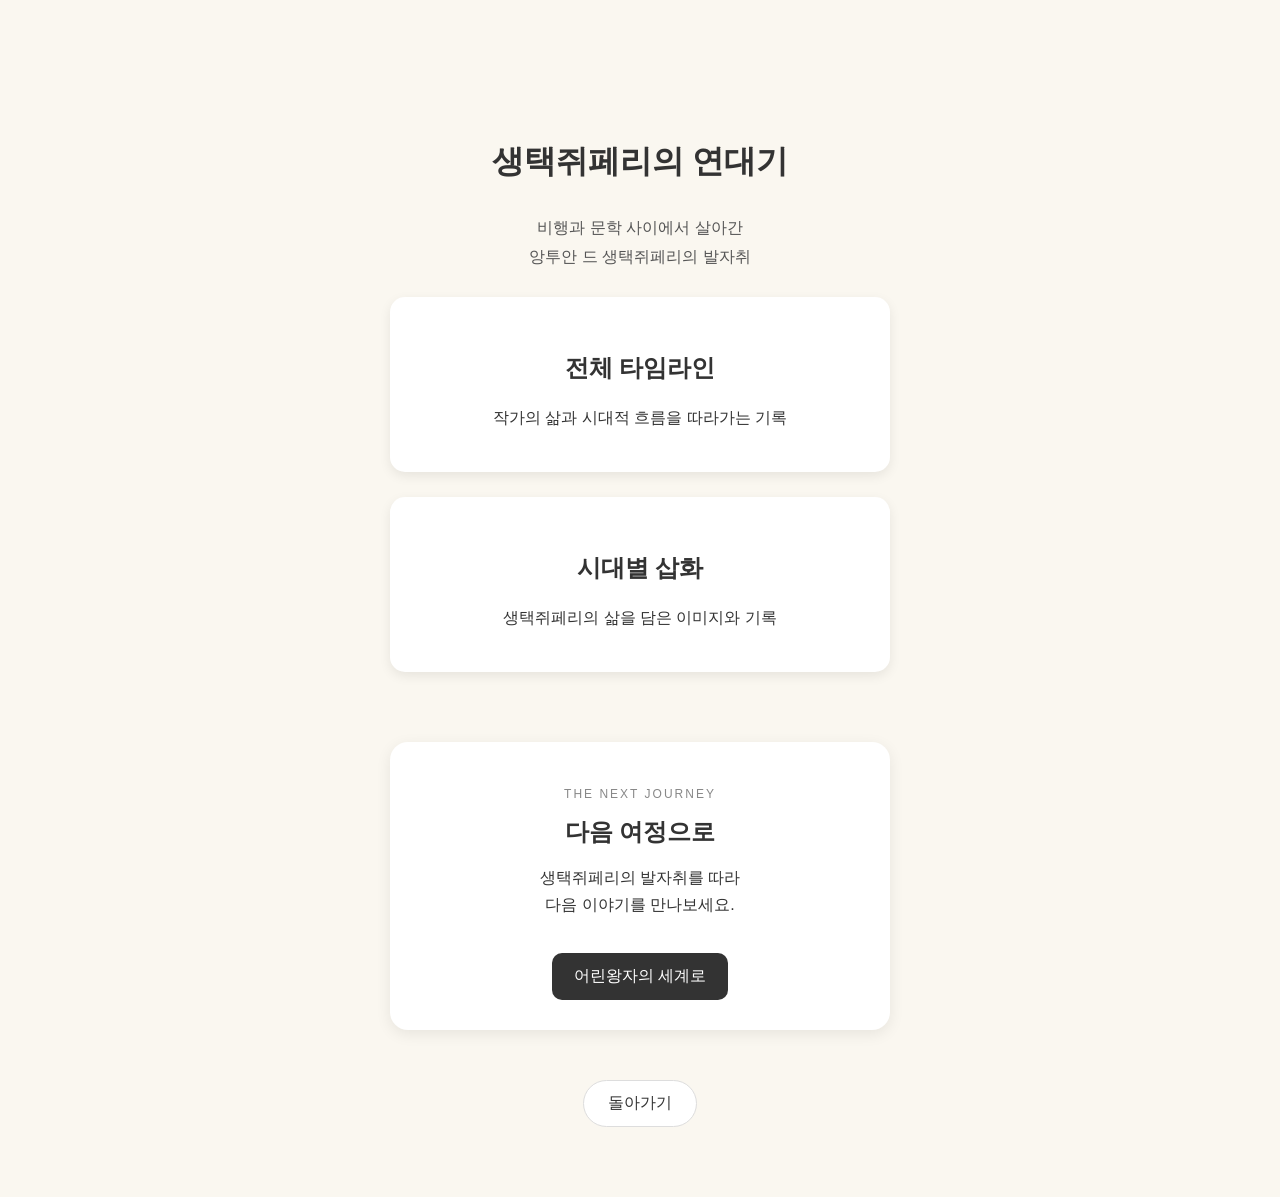
<file: index.html>
<!DOCTYPE html>
<html lang="ko">

<head>

<meta charset="UTF-8">
<meta name="viewport" content="width=device-width, initial-scale=1.0">

<title>생택쥐페리의 연대기</title>

<link rel="stylesheet" href="style.css">

</head>


<body>


<div class="main">


<h1>
생택쥐페리의 연대기
</h1>


<p class="intro">
비행과 문학 사이에서 살아간<br>
앙투안 드 생택쥐페리의 발자취
</p>



<a href="timeline.html" class="home-card">

<h2>
전체 타임라인
</h2>

<p>
작가의 삶과 시대적 흐름을 따라가는 기록
</p>

</a>




<a href="illustration.html" class="home-card">

<h2>
시대별 삽화
</h2>

<p>
생택쥐페리의 삶을 담은 이미지와 기록
</p>

</a>



</div>



</body>

</html>

<div class="next-journey-card">

    <p>THE NEXT JOURNEY</p>

    <h2>다음 여정으로</h2>

    <p>
        생택쥐페리의 발자취를 따라<br>
        다음 이야기를 만나보세요.
    </p>

    <a href="next.html">
        어린왕자의 세계로
    </a>

</div>



<a href="https://ssss102336.github.io/prologue/" class="back-button">
  돌아가기
</a>



</body>
</html>
</file>
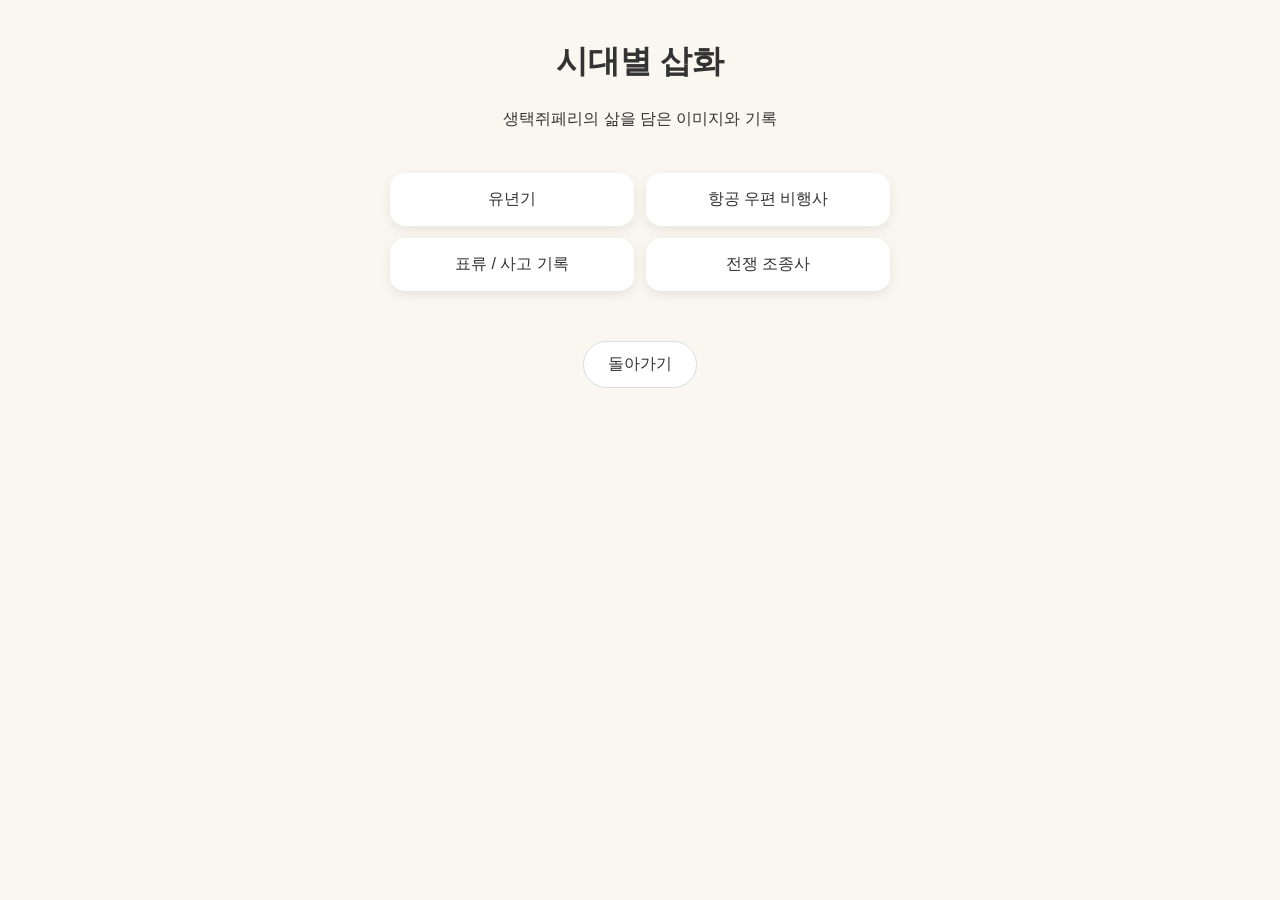
<file: illustration.html>
<!DOCTYPE html>
<html lang="ko">

<head>

<meta charset="UTF-8">
<meta name="viewport" content="width=device-width, initial-scale=1.0">

<title>시대별 삽화</title>

<link rel="stylesheet" href="style.css">

</head>


<body>


<header class="page-header">

    <h1>시대별 삽화</h1>

    <p>
        생택쥐페리의 삶을 담은 이미지와 기록
    </p>

</header>



<!-- 시대 선택 버튼 -->

<div class="illustration-menu">

    <button onclick="showCategory('child')">
        유년기
    </button>

    <button onclick="showCategory('air')">
        항공 우편 비행사
    </button>

    <button onclick="showCategory('desert')">
        표류 / 사고 기록
    </button>

    <button onclick="showCategory('war')">
        전쟁 조종사
    </button>

</div>



<!-- 유년기 -->

<section class="category" id="child">

    <h2>유년기</h2>

    <div class="gallery">

    <div class="card" onclick="showDescription('1906년경, 생모리스 드 레망 성의 정원에서 찍은 생텍쥐페리의 가족사진입니다.')">
        <div class="image-box">
            <img src="images/51.jpg" alt="생텍쥐페리 가족사진">
        </div>
    </div>

    <div class="card" onclick="showDescription('아래에 생모리스 드 레망 성이라고 적혀 있으며, 생텍쥐페리에게 가장 중요한 유년기 기억과 상상력이 형성된 장소입니다.')">
        <div class="image-box">
            <img src="images/52.jpg" alt="생텍쥐페리 유년기 사진">
        </div>
    </div>

    <div class="card" onclick="showDescription('1912년 12세에 앙베리외의 비행장에서 처음 비행을 경험했던 시기의 기록입니다.')">
        <div class="image-box">
            <img src="images/53.jpg" alt="생텍쥐페리 첫 비행 관련 사진">
        </div>
    </div>

    <div class="card" onclick="showDescription('생텍쥐페리가 직접 그린 수채화 그림<br> 아래에는 친애하는 오데트에게 친구가 남기는 추억이라고 적혀있습니다.<br>첫 비행 경험이 문학과 그림으로 이어지는 순간으로 볼 수 있습니다.')">
        <div class="image-box">
            <img src="images/54.jpg" alt="생텍쥐페리의 수채화 그림 사진">
        </div>
    </div>

</div>
  

</section>



<!-- 항공 우편 비행사 -->

<section class="category" id="air">

    <h2>항공 우편 비행사</h2>

    <div class="gallery">

      <div class="card" onclick="showDescription('항공우편 비행사로 활동하던 시기의 생텍쥐페리로, 당시 브레게 14 항공기와 그의 동료와 함께한 모습입니다.')">
        <div class="image-box">
            <img src="images/59.jpg" alt="생텍쥐페리 전쟁조종사 시절 사진">
        </div>
    </div>

       <div class="card" onclick="showDescription('생텍쥐페리가 항공 우편 비행사 시절의 비행복장을 입고 있는 사진입니다.<br>생텍쥐페리는 툴루즈-카사블랑카-다카르로 이어지는 항공우편 노선의 조종사로 활동하였습니다.<br>이 시기의 사막과 항공우편 비행 경험은 이후 그의 작품에도 중요한 배경이 되었습니다. ')">
        <div class="image-box">
            <img src="images/58.jpg" alt="생텍쥐페리 비행복">
        </div>
    </div>

</section>



<!-- 표류 / 사고 기록 -->

<section class="category" id="desert">

    <h2>표류 / 사고 기록</h2>

    <div class="gallery">
     
<div class="card" onclick="showDescription('생텍쥐페리의 비행기로 유명한 코드롱시문과 같이 찍은 사진입니다. 코드롱시문은 생텍쥐페리가 파리-사이공 비행때 사용했던 비행기입니다. ')">
        <div class="image-box">
            <img src="images/47.jpg" alt="생텍쥐페리 비행기">
        </div>
 
    </div>
        <div class="card" onclick="showDescription('1935년경 생텍쥐페리가 파리-사이공 비행 중 사하라 사막에 불시착한 장면입니다.<br>약 270km/h 속도로 조종하다가 불시착을 했는데, 이는 기적적으로 살아남았음을 보여줍니다.')">
        <div class="image-box">
            <img src="images/49.jpg" alt="생텍쥐페리 사막 불시착">
        </div>
    </div>

    <div class="card" onclick="showDescription(' 사막 불시착에서 구조된 이후 생텍쥐페리와 주변인물들과의 재회와 환영 장면입니다. ')">
        <div class="image-box">
            <video autoplay muted loop playsinline>
                <source src="images/48.mp4" alt="생텍쥐페리 구조사진">
            </video>
            
        </div>
    

</section>



<!-- 전쟁 조종사 -->

<section class="category" id="war">

    <h2>전쟁 조종사</h2>

    <div class="gallery">

<div class="card" onclick="showDescription('생텍쥐페리의 전쟁조종사 시절 당시 주변 사람들과의 관계를 보여주는 사진입니다.')">
        <div class="image-box">
            <img src="images/57.jpg" alt="생텍쥐페리 전쟁조종사 시절 사진">
        </div>
    </div>

       <div class="card" onclick="showDescription('1944년 5월, 이탈리아 사르데냐 섬 알게로(Alghero)에서 촬영된 앙투안 드 생텍쥐페리의 모습입니다')">
        <div class="image-box">
            <img src="images/56.jpg" alt="생텍쥐페리 전쟁조종사 사진">
        </div>
  
    </div>

</section>



<!-- 설명창 -->

<div id="description" class="description"></div>



<a href="index.html" class="back-button">
    돌아가기
</a>



<script src="script.js"></script>

</body>

</html>
</file>
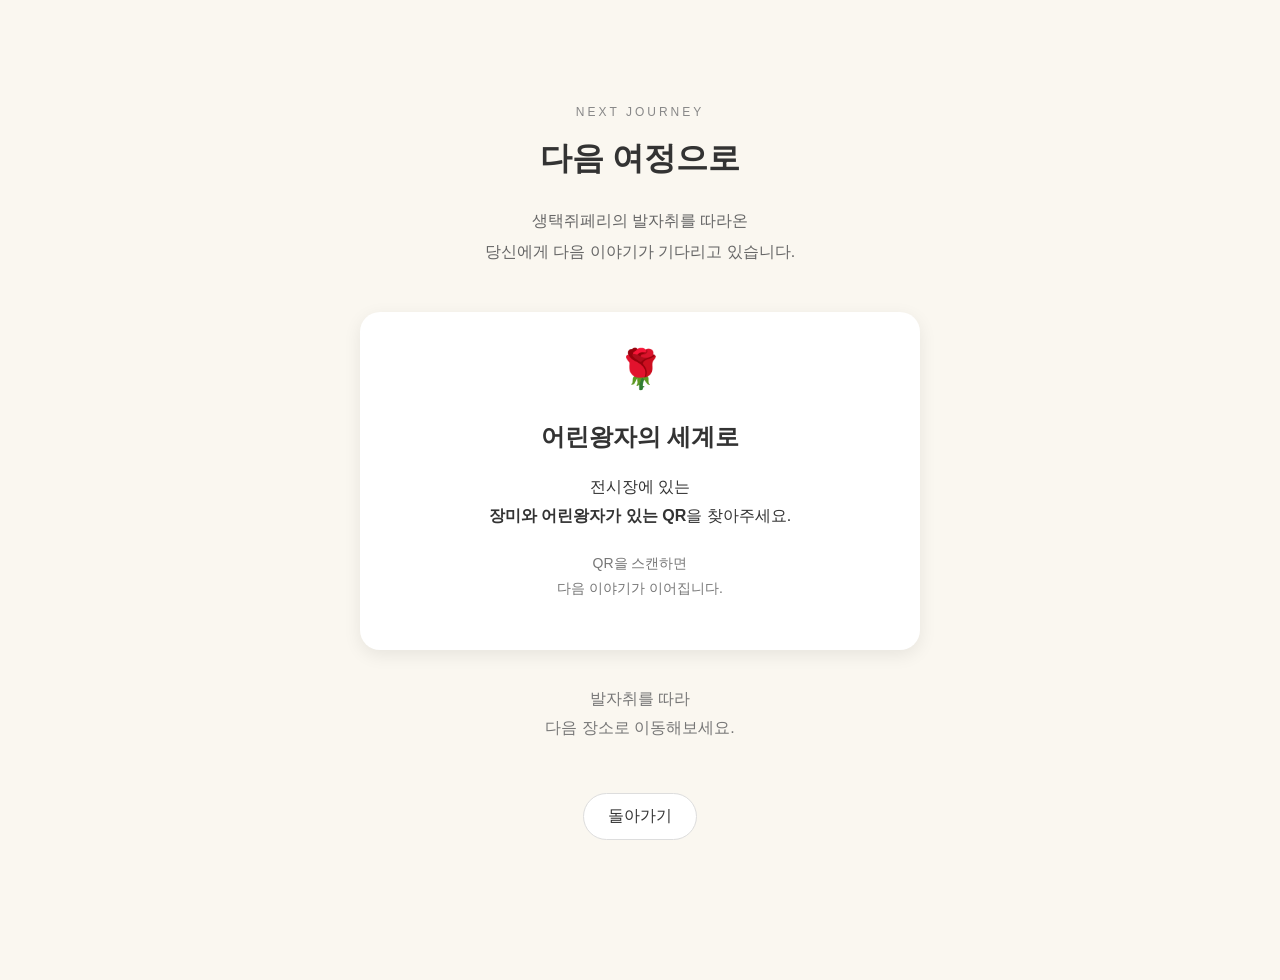
<file: next.html>
<!DOCTYPE html>
<html lang="ko">

<head>

<meta charset="UTF-8">
<meta name="viewport" content="width=device-width, initial-scale=1.0">

<title>다음 여정</title>

<link rel="stylesheet" href="style.css">

</head>


<body>

<div class="next-page">

    <p class="next-label">NEXT JOURNEY</p>

    <h1>다음 여정으로</h1>

    <p class="next-intro">
        생택쥐페리의 발자취를 따라온<br>
        당신에게 다음 이야기가 기다리고 있습니다.
    </p>


    <div class="next-card">

        <div class="rose-symbol">🌹</div>

        <h2>어린왕자의 세계로</h2>

        <p>
            전시장에 있는<br>
            <strong>장미와 어린왕자가 있는 QR</strong>을 찾아주세요.
        </p>

        <p class="next-guide">
            QR을 스캔하면<br>
            다음 이야기가 이어집니다.
        </p>

    </div>


    <p class="next-message">
        발자취를 따라<br>
        다음 장소로 이동해보세요.
    </p>


    <a href="index.html" class="back-button">
        돌아가기
    </a>

</div>


</body>

</html>
</file>
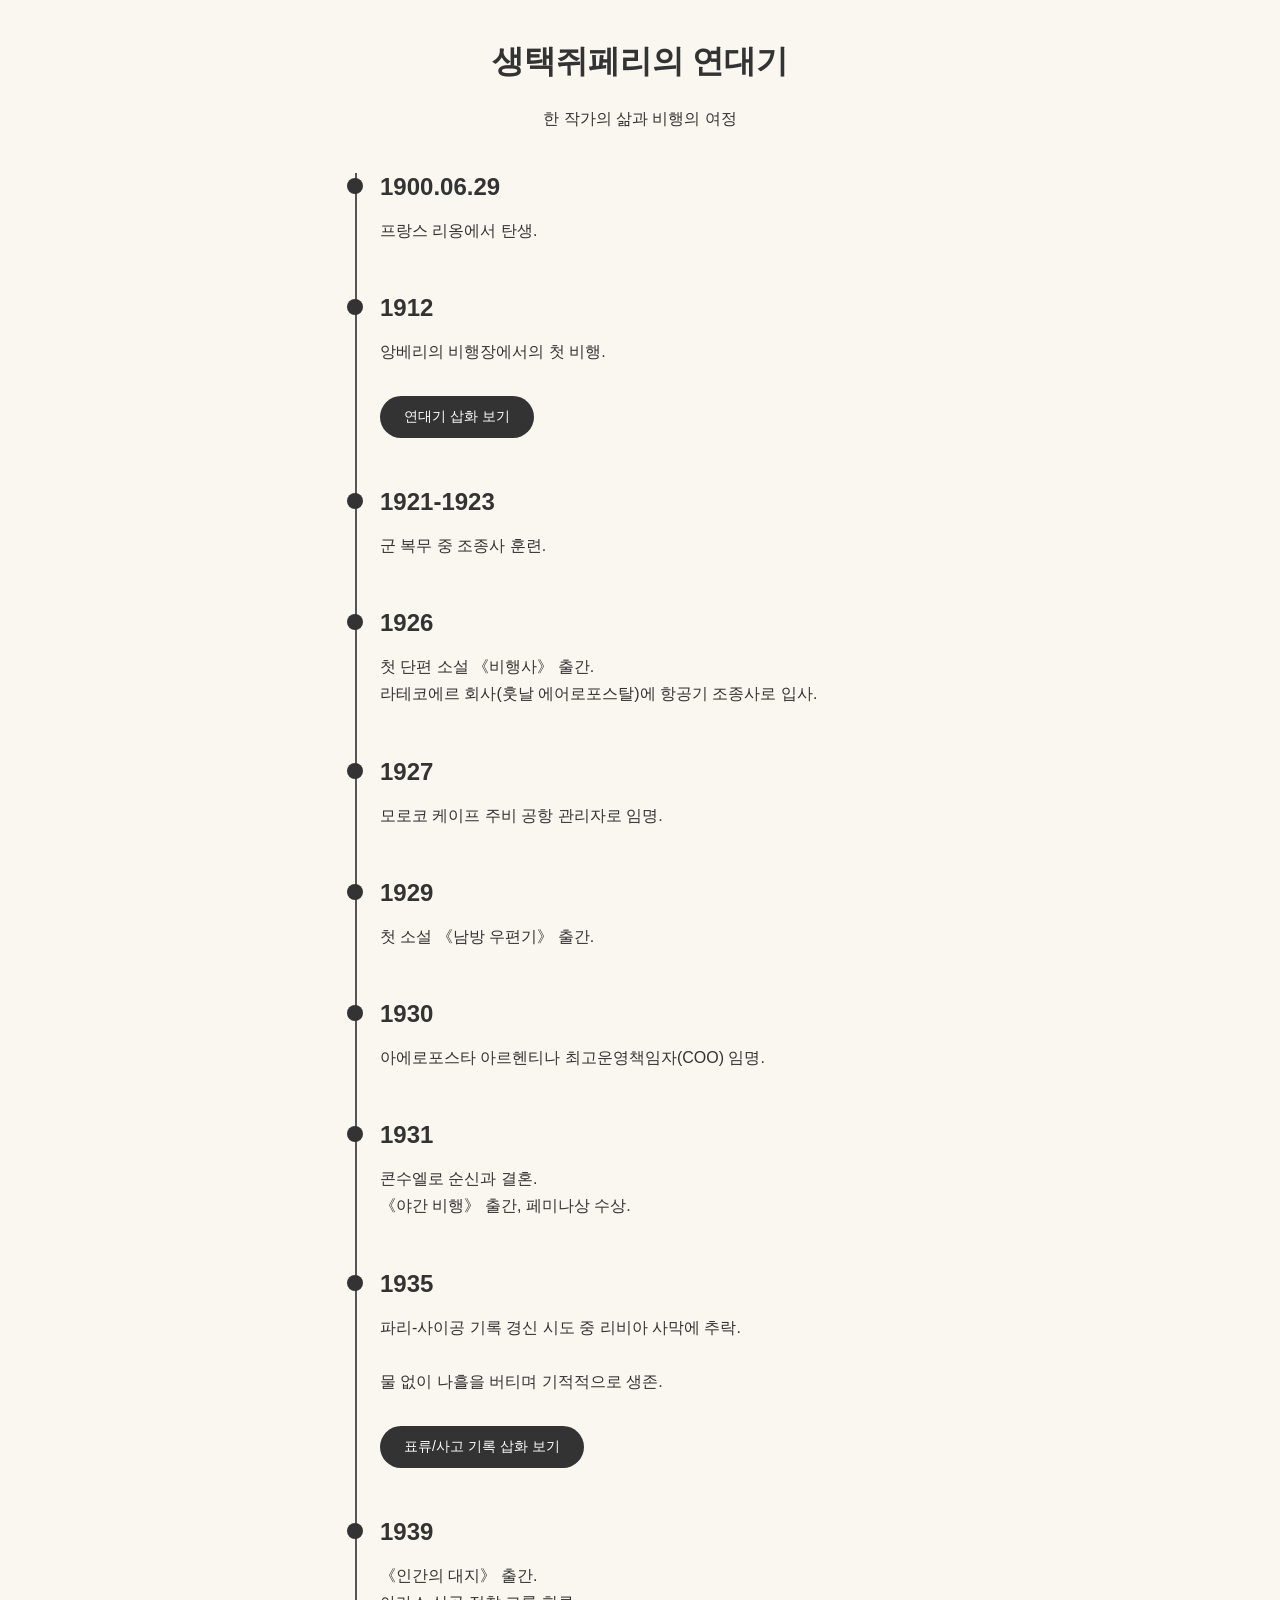
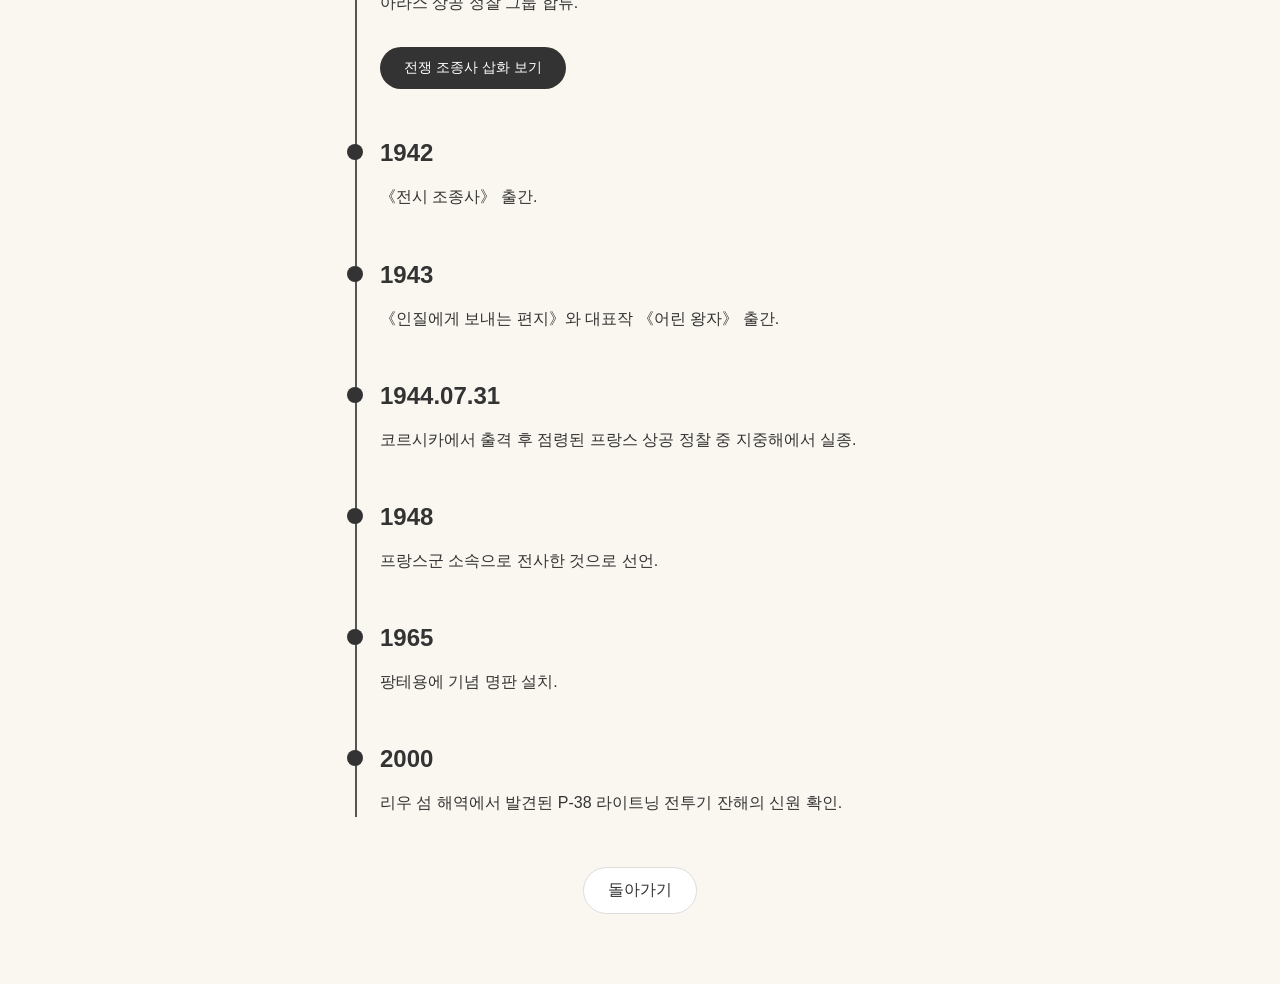
<file: timeline.html>
<!DOCTYPE html>
<html lang="ko">

<head>
<meta charset="UTF-8">
<meta name="viewport" content="width=device-width, initial-scale=1.0">

<title>전체 타임라인</title>

<link rel="stylesheet" href="style.css">

</head>


<body>


<header class="page-header">

<h1>생택쥐페리의 연대기</h1>

<p>
한 작가의 삶과 비행의 여정
</p>

</header>



<section class="timeline">



<div class="event">

<div class="dot"></div>

<h2>1900.06.29</h2>

<p>
프랑스 리옹에서 탄생.
</p>

</div>



<div class="event">

<div class="dot"></div>

<h2>1912</h2>

<p>
앙베리의 비행장에서의 첫 비행.
</p>

    <a href="illustration.html#child" class="small-button">
연대기 삽화 보기
</a>
    
</div>




<div class="event">

<div class="dot"></div>

<h2>1921-1923</h2>

<p>
군 복무 중 조종사 훈련.
</p>

</div>




<div class="event">

<div class="dot"></div>

<h2>1926</h2>

<p>
첫 단편 소설 《비행사》 출간.<br>
라테코에르 회사(훗날 에어로포스탈)에
항공기 조종사로 입사.
</p>


</div>




<div class="event">

<div class="dot"></div>

<h2>1927</h2>

<p>
모로코 케이프 주비 공항 관리자로 임명.
</p>

</div>




<div class="event">

<div class="dot"></div>

<h2>1929</h2>

<p>
첫 소설 《남방 우편기》 출간.
</p>

</div>




<div class="event">

<div class="dot"></div>

<h2>1930</h2>

<p>
아에로포스타 아르헨티나
최고운영책임자(COO) 임명.
</p>

</div>




<div class="event">

<div class="dot"></div>

<h2>1931</h2>

<p>
콘수엘로 순신과 결혼.<br>
《야간 비행》 출간,
페미나상 수상.
</p>

</div>




<div class="event">

<div class="dot"></div>

<h2>1935</h2>

<p>
파리-사이공 기록 경신 시도 중
리비아 사막에 추락.<br><br>

물 없이 나흘을 버티며
기적적으로 생존.
</p>


<a href="illustration.html#desert" class="small-button">
표류/사고 기록 삽화 보기
</a>


</div>




<div class="event">

<div class="dot"></div>

<h2>1939</h2>

<p>
《인간의 대지》 출간.<br>
아라스 상공 정찰 그룹 합류.
</p>


<a href="illustration.html#war" class="small-button">
전쟁 조종사 삽화 보기
</a>


</div>




<div class="event">

<div class="dot"></div>

<h2>1942</h2>

<p>
《전시 조종사》 출간.
</p>

</div>




<div class="event">

<div class="dot"></div>

<h2>1943</h2>

<p>
《인질에게 보내는 편지》와
대표작 《어린 왕자》 출간.
</p>

</div>




<div class="event">

<div class="dot"></div>

<h2>1944.07.31</h2>

<p>
코르시카에서 출격 후
점령된 프랑스 상공 정찰 중
지중해에서 실종.
</p>

</div>




<div class="event">

<div class="dot"></div>

<h2>1948</h2>

<p>
프랑스군 소속으로
전사한 것으로 선언.
</p>

</div>




<div class="event">

<div class="dot"></div>

<h2>1965</h2>

<p>
팡테용에 기념 명판 설치.
</p>

</div>




<div class="event">

<div class="dot"></div>

<h2>2000</h2>

<p>
리우 섬 해역에서 발견된
P-38 라이트닝 전투기 잔해의
신원 확인.
</p>

</div>



</section>

<a href="index.html" class="back-button">
    돌아가기
</a>
</file>
<file: style.css>
* {
    box-sizing: border-box;
}


body {
    margin: 0;
    padding: 20px;
    font-family: sans-serif;
    background: #faf7f0;
    color: #333;
}


h1 {
    text-align: center;
    margin-top: 20px;
}


h2 {
    margin-top: 30px;
}


p {
    line-height: 1.7;
}



.main {
    text-align: center;
    padding-top: 100px;
}


.subtitle {
    color: #777;
}




.menu {
    margin-top: 50px;
    display: flex;
    flex-direction: column;
    gap: 20px;
    align-items: center;
}



.menu-button,
.small-button,
.back-button {

    text-decoration: none;
    color: white;
    background: #333;
    padding: 12px 24px;
    border-radius: 30px;
    display: inline-block;

}



.menu-button:hover,
.small-button:hover,
.back-button:hover {

    opacity: 0.7;

}




.page-header {

    text-align: center;
    margin-bottom: 40px;

}





/* 타임라인 */

.timeline {

    position: relative;
    max-width: 600px;
    margin: auto;
    padding-left: 40px;

}



.timeline::before {

    content: "";
    position: absolute;
    left: 15px;
    top: 0;
    width: 2px;
    height: 100%;
    background: #555;

}



.event {

    position: relative;
    margin-bottom: 50px;

}



.dot {

    position: absolute;
    left: -33px;
    top: 5px;

    width: 16px;
    height: 16px;

    background: #333;
    border-radius: 50%;

}




.event h2 {

    margin: 0;

}




.small-button {

    margin-top: 15px;
    font-size: 14px;

}




/* 삽화 */

.category {

    margin-bottom: 70px;

}



.category-text {

    color: #777;

}



.gallery {

    display: grid;
    grid-template-columns: repeat(2, 1fr);
    gap: 15px;

}




.card {

    cursor: pointer;

}




.image-box {

    height: 150px;

    background: #ddd;

    display: flex;
    justify-content: center;
    align-items: center;

    border-radius: 15px;

    color: #666;

}




.description {

    position: fixed;

    bottom: 20px;

    left: 20px;
    right: 20px;

    background: white;

    padding: 20px;

    border-radius: 15px;

    box-shadow: 0 5px 20px rgba(0,0,0,0.15);

    display: none;

}




.description.show {

    display: block;

}




.back-button {

    display: block;

    width: fit-content;

    margin: 50px auto;

}




@media(max-width:600px){

    .gallery{

        grid-template-columns:1fr;

    }

}

.intro {
    text-align: center;
    line-height: 1.8;
    margin-top: 30px;
    color: #555;
}


.menu-section {

    display: block;
    text-decoration: none;
    color: #333;

    padding: 25px;

    margin: 20px auto;

    max-width: 500px;

    border-bottom: 1px solid #ccc;

}


.menu-section h2 {

    margin-bottom: 10px;

}


.menu-section p {

    color: #777;

}


.menu-section:hover {

    opacity: 0.6;

}

.home-card {

    display:block;

    max-width:500px;

    margin:25px auto;

    padding:25px;

    background:white;

    border-radius:15px;

    text-decoration:none;

    color:#333;

    box-shadow:0 4px 12px rgba(0,0,0,0.08);

}


.home-card:hover {

    transform:translateY(-3px);

}

.illustration-menu {
    display: grid;
    grid-template-columns: repeat(2, 1fr);
    gap: 12px;
    max-width: 500px;
    margin: 30px auto 50px;
}

.illustration-menu a {
    background: white;
    color: #333;
    text-decoration: none;
    text-align: center;
    padding: 16px 10px;
    border-radius: 15px;
    box-shadow: 0 4px 12px rgba(0,0,0,0.08);
}

.illustration-menu a:hover {
    opacity: 0.7;
}

@media (max-width: 600px) {
    .illustration-menu {
        grid-template-columns: 1fr;
    }
}

.back-button {
    background: white;
    color: #333;
    border: 1px solid #ddd;
}


.next-journey-card {
    max-width: 500px;
    margin: 70px auto 40px;
    padding: 30px 25px;
    text-align: center;
    background: white;
    border-radius: 18px;
    box-shadow: 0 4px 15px rgba(0,0,0,0.08);
}

.next-journey-card p:first-child {
    font-size: 12px;
    letter-spacing: 2px;
    color: #888;
}

.next-journey-card h2 {
    margin: 10px 0;
}

.next-journey-card a {
    display: inline-block;
    margin-top: 18px;
    padding: 13px 22px;
    background: #333;
    color: white;
    text-decoration: none;
    border-radius: 10px;
}


.next-page {
    max-width: 600px;
    margin: 0 auto;
    padding: 70px 20px;
    text-align: center;
}

.next-label {
    font-size: 12px;
    letter-spacing: 3px;
    color: #888;
}

.next-page h1 {
    margin-top: 15px;
}

.next-intro {
    margin-top: 25px;
    line-height: 1.9;
    color: #666;
}


.next-card {
    margin: 45px auto 30px;
    padding: 35px 25px;
    background: white;
    border-radius: 20px;
    box-shadow: 0 5px 18px rgba(0,0,0,0.08);
}

.rose-symbol {
    font-size: 38px;
    margin-bottom: 15px;
}

.next-card h2 {
    margin-bottom: 20px;
}

.next-card p {
    line-height: 1.8;
}

.next-guide {
    margin-top: 20px;
    color: #777;
    font-size: 14px;
}

.next-message {
    margin: 35px 0;
    line-height: 1.8;
    color: #777;
}

.illustration-menu {
    display: grid;
    grid-template-columns: repeat(2, 1fr);
    gap: 12px;
    max-width: 500px;
    margin: 30px auto 50px;
}

.illustration-menu button {
    border: none;
    background: white;
    color: #333;
    padding: 16px 10px;
    border-radius: 15px;
    font-size: 16px;
    cursor: pointer;
    box-shadow: 0 4px 12px rgba(0,0,0,0.08);
}

.illustration-menu button:hover {
    opacity: 0.7;
}

.category {
    display: none;
}

@media (max-width: 600px) {

    .illustration-menu {
        grid-template-columns: 1fr;
    }

}

.image-box {
    width: 100%;
    height: 300px;
    display: flex;
    justify-content: center;
    align-items: center;
    overflow: hidden;
    background: #f5f5f5;
}

.image-box img {
   max-width:  100%;
    max-height: 100%;
    width: auto;
    height: auto;
    display: block;
}

.image-box {
    width: 100%;
    height: 300px;
    display: flex;
    justify-content: center;
    align-items: center;
    overflow: hidden;
    background: #f5f5f5;
}

.image-box img,
.image-box video {
    max-width: 100%;
    max-height: 100%;
    width: auto;
    height: auto;
    display: block;
}
</file>
